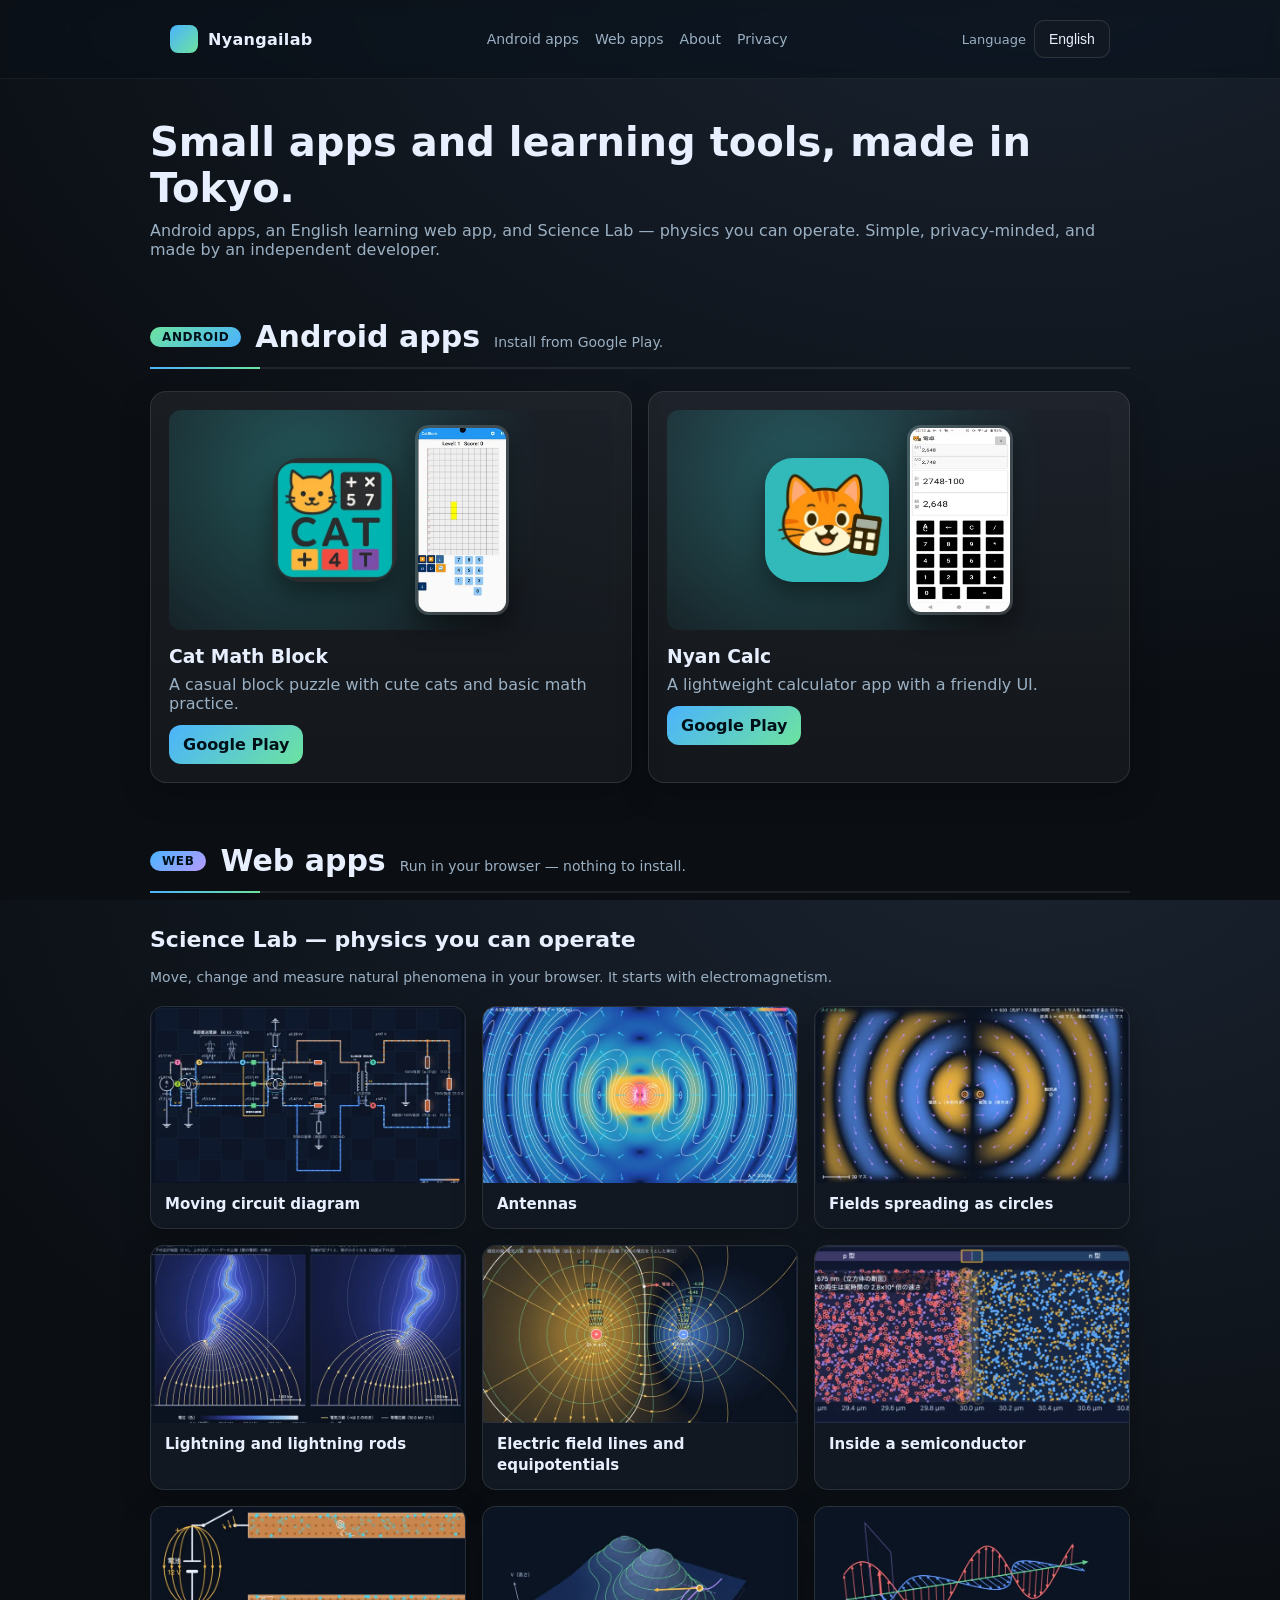
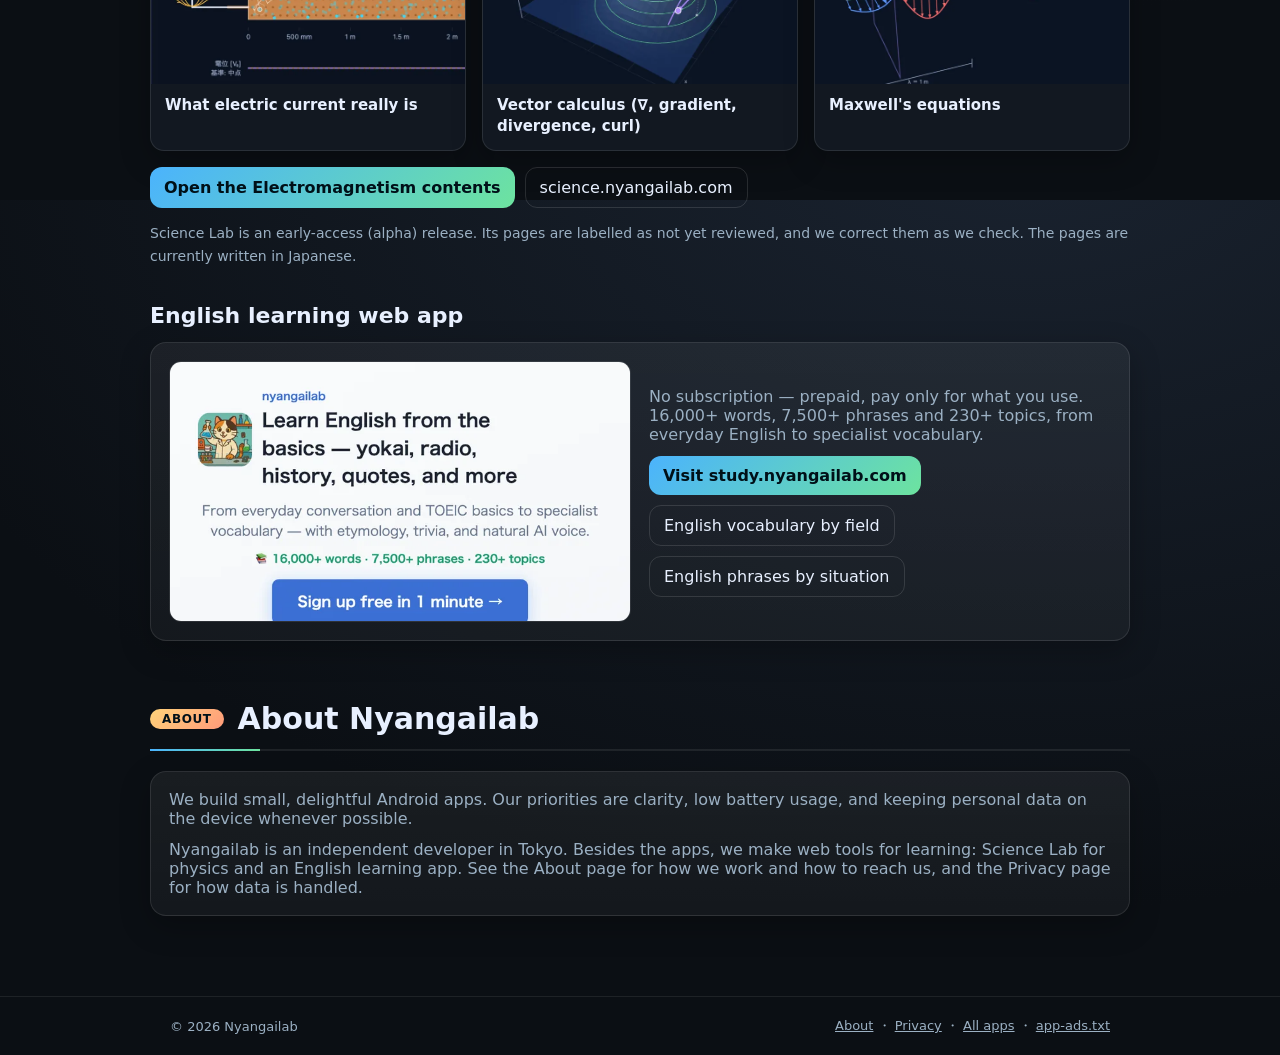
<file: index.html>
<!DOCTYPE html>
<html lang="en">
<head>
  <meta charset="UTF-8" />
  <meta name="viewport" content="width=device-width, initial-scale=1" />
  <meta name="google-adsense-account" content="ca-pub-8905534727976250">
  <title>Nyangailab — Developer Page</title>
  <meta name="description" content="Nyangailab: Android apps, and web apps that run in your browser — Science Lab (interactive physics simulations, starting with electromagnetism) and an English learning app. Bilingual (EN/日本語)." />
  <link rel="stylesheet" href="site.css" />
</head>
<body>
  <header>
    <div class="container row">
      <a class="brand" href="./"><i></i> <span>Nyangailab</span></a>
      <nav class="nav">
        <a href="#android" data-i18n="navAndroid">Android apps</a>
        <a href="#web" data-i18n="navWeb">Web apps</a>
        <a href="about.html" data-i18n="navAbout">About</a>
        <a href="privacy.html" data-i18n="navPrivacy">Privacy</a>
      </nav>
      <div class="lang">
        <label for="lang" id="label-language" class="small">Language</label>
        <select id="lang" aria-label="Language selector">
          <option value="en" selected>English</option>
          <option value="ja">日本語</option>
        </select>
      </div>
    </div>
  </header>

  <main>
    <section class="hero">
      <h1 data-i18n="headline">Small apps and learning tools, made in Tokyo.</h1>
      <p data-i18n="sub">Android apps, an English learning web app, and Science Lab — physics you can operate. Simple, privacy‑minded, and made by an independent developer.</p>
    </section>

    <!-- 1. Android アプリ -->
    <section class="sec" id="android">
      <div class="sec-head">
        <span class="chip">Android</span>
        <h2 data-i18n="secAndroid">Android apps</h2>
        <p class="sec-sub" data-i18n="secAndroidSub">Install from Google Play.</p>
      </div>
      <div class="apps">
        <article class="card appcard">
          <div class="appvis">
            <img class="appicon" src="img/app-cat-icon.webp" width="256" height="256" alt="Cat Math Block app icon" loading="lazy" />
            <img class="appshot" src="img/app-cat-shot.webp" width="173" height="360" alt="Cat Math Block screenshot" loading="lazy" />
          </div>
          <h3>Cat Math Block</h3>
          <p data-i18n="app1Desc">A casual block puzzle with cute cats and basic math practice.</p>
          <div class="actions">
            <a class="btn primary" href="https://play.google.com/store/apps/details?id=nyangailab.com.cat_block" target="_blank" rel="noopener">Google Play</a>
          </div>
        </article>

        <article class="card appcard">
          <div class="appvis">
            <img class="appicon" src="img/app-calc-icon.webp" width="256" height="256" alt="Nyan Calc app icon" loading="lazy" />
            <img class="appshot" src="img/app-calc-shot.webp" width="196" height="360" alt="Nyan Calc screenshot" loading="lazy" />
          </div>
          <h3>Nyan Calc</h3>
          <p data-i18n="app2Desc">A lightweight calculator app with a friendly UI.</p>
          <div class="actions">
            <a class="btn primary" href="https://play.google.com/store/apps/details?id=com.nyangailab.nyancalc" target="_blank" rel="noopener">Google Play</a>
          </div>
        </article>
      </div>
    </section>

    <!-- 2. ブラウザで動く Web アプリ -->
    <section class="sec" id="web">
      <div class="sec-head">
        <span class="chip web">Web</span>
        <h2 data-i18n="secWeb">Web apps</h2>
        <p class="sec-sub" data-i18n="secWebSub">Run in your browser — nothing to install.</p>
      </div>

      <h3 class="sub-h" id="science" data-i18n="sciTitle">Science Lab — physics you can operate</h3>
      <p class="note" data-i18n="sciIntro">Move, change and measure natural phenomena in your browser. It starts with electromagnetism.</p>
      <div class="gallery">
        <a class="fig" href="https://science.nyangailab.com/physics/em/current/circuitlab.html" target="_blank" rel="noopener">
          <img src="img/sci-circuit.webp" width="720" height="405" loading="lazy" alt="A circuit diagram in motion: a power plant, transformers and a 100 km transmission line feeding a home" data-i18n-alt="sciA1" />
          <span class="cap" data-i18n="sciT1">Moving circuit diagram</span>
        </a>
        <a class="fig" href="https://science.nyangailab.com/physics/em/current/antenna.html" target="_blank" rel="noopener">
          <img src="img/sci-antenna.webp" width="720" height="405" loading="lazy" alt="Electric field lines pinching off around an oscillating antenna and travelling outward as radio waves" data-i18n-alt="sciA2" />
          <span class="cap" data-i18n="sciT2">Antennas</span>
        </a>
        <a class="fig" href="https://science.nyangailab.com/physics/em/current/view2d.html" target="_blank" rel="noopener">
          <img src="img/sci-field2d.webp" width="720" height="405" loading="lazy" alt="Electric and magnetic fields spreading as rings around two wires carrying current" data-i18n-alt="sciA3" />
          <span class="cap" data-i18n="sciT3">Fields spreading as circles</span>
        </a>
        <a class="fig" href="https://science.nyangailab.com/physics/em/current/lightning.html" target="_blank" rel="noopener">
          <img src="img/sci-lightning.webp" width="720" height="405" loading="lazy" alt="A lightning leader coming down toward a lightning rod, with electric field lines and equipotential lines" data-i18n-alt="sciA4" />
          <span class="cap" data-i18n="sciT4">Lightning and lightning rods</span>
        </a>
        <a class="fig" href="https://science.nyangailab.com/physics/em/current/static.html" target="_blank" rel="noopener">
          <img src="img/sci-static.webp" width="720" height="405" loading="lazy" alt="Electric field lines and equipotential lines around two point charges" data-i18n-alt="sciA5" />
          <span class="cap" data-i18n="sciT5">Electric field lines and equipotentials</span>
        </a>
        <a class="fig" href="https://science.nyangailab.com/physics/em/current/semicon.html" target="_blank" rel="noopener">
          <img src="img/sci-semicon.webp" width="720" height="405" loading="lazy" alt="Electrons and holes as moving dots on either side of a PN junction" data-i18n-alt="sciA6" />
          <span class="cap" data-i18n="sciT6">Inside a semiconductor</span>
        </a>
        <a class="fig" href="https://science.nyangailab.com/physics/em/current/" target="_blank" rel="noopener">
          <img src="img/sci-current.webp" width="720" height="405" loading="lazy" alt="A battery and a bulb joined by two wires, with the electrons in the wires shown as moving dots" data-i18n-alt="sciA7" />
          <span class="cap" data-i18n="sciT7">What electric current really is</span>
        </a>
        <a class="fig" href="https://science.nyangailab.com/physics/em/current/vector.html" target="_blank" rel="noopener">
          <img src="img/sci-vector.webp" width="720" height="405" loading="lazy" alt="A 3D surface with contour lines and an arrow pointing uphill" data-i18n-alt="sciA8" />
          <span class="cap" data-i18n="sciT8">Vector calculus (∇, gradient, divergence, curl)</span>
        </a>
        <a class="fig" href="https://science.nyangailab.com/physics/em/current/maxwell.html" target="_blank" rel="noopener">
          <img src="img/sci-maxwell.webp" width="720" height="405" loading="lazy" alt="An electromagnetic wave in 3D: the electric field (red) and the magnetic field (blue) at right angles" data-i18n-alt="sciA9" />
          <span class="cap" data-i18n="sciT9">Maxwell's equations</span>
        </a>
      </div>
      <div class="actions" style="margin-top:16px">
        <a class="btn primary" href="https://science.nyangailab.com/physics/em/index.html" target="_blank" rel="noopener" data-i18n="sciCta">Open the Electromagnetism contents</a>
        <a class="btn" href="https://science.nyangailab.com/" target="_blank" rel="noopener" data-i18n="sciHome">science.nyangailab.com</a>
      </div>
      <p class="note small" data-i18n="sciNote">Science Lab is an early-access (alpha) release. Its pages are labelled as not yet reviewed, and we correct them as we check. The pages are currently written in Japanese.</p>

      <h3 class="sub-h" id="english" data-i18n="webappTitle">English learning web app</h3>
      <article class="card webcard">
        <a class="webimg" href="https://study.nyangailab.com" target="_blank" rel="noopener">
          <img src="img/web-english.webp" width="720" height="405" loading="lazy" alt="The English learning web app: lessons in vocabulary, phrases, quizzes and more" data-i18n-alt="webappAlt" />
        </a>
        <div>
          <p data-i18n="webappDesc">No subscription — prepaid, pay only for what you use. 16,000+ words, 7,500+ phrases and 230+ topics, from everyday English to specialist vocabulary.</p>
          <div class="actions">
            <a class="btn primary" href="https://study.nyangailab.com" target="_blank" rel="noopener" data-i18n="webappCta">Visit study.nyangailab.com</a>
            <a class="btn" href="https://study.nyangailab.com/glossary" target="_blank" rel="noopener" data-i18n="webappGlossary">English vocabulary by field</a>
            <a class="btn" href="https://study.nyangailab.com/phrasebook" target="_blank" rel="noopener" data-i18n="webappPhrasebook">English phrases by situation</a>
          </div>
        </div>
      </article>
    </section>

    <!-- 3. 私たちについて -->
    <section class="sec" id="about">
      <div class="sec-head">
        <span class="chip about">About</span>
        <h2 data-i18n="aboutTitle">About Nyangailab</h2>
      </div>
      <div class="card" style="margin-top:20px">
        <p data-i18n="aboutBody" style="margin-top:0">We build small, delightful Android apps. Our priorities are clarity, low battery usage, and keeping personal data on the device whenever possible.</p>
        <p data-i18n="aboutMore" style="margin-bottom:0">Nyangailab is an independent developer in Tokyo. Besides the apps, we make web tools for learning: Science Lab for physics and an English learning app. See the About page for how we work and how to reach us, and the Privacy page for how data is handled.</p>
      </div>
    </section>
  </main>

  <footer>
    <div class="container small">
      <div>© <span id="year"></span> Nyangailab</div>
      <div>
        <a href="about.html" data-i18n="navAbout">About</a> ・
        <a href="privacy.html" data-i18n="navPrivacy">Privacy</a> ・
        <a href="#android" data-i18n="allApps">All apps</a> ・
        <a href="app-ads.txt">app-ads.txt</a>
      </div>
    </div>
  </footer>

  <script src="site.js"></script>
  <script>
    const I18N = {
      en: {
        navAndroid: "Android apps",
        navWeb: "Web apps",
        navAbout: "About",
        navPrivacy: "Privacy",
        headline: "Small apps and learning tools, made in Tokyo.",
        sub: "Android apps, an English learning web app, and Science Lab — physics you can operate. Simple, privacy‑minded, and made by an independent developer.",
        secAndroid: "Android apps",
        secAndroidSub: "Install from Google Play.",
        app1Desc: "A casual block puzzle with cute cats and basic math practice.",
        app2Desc: "A lightweight calculator app with a friendly UI.",
        secWeb: "Web apps",
        secWebSub: "Run in your browser — nothing to install.",
        sciTitle: "Science Lab — physics you can operate",
        sciIntro: "Move, change and measure natural phenomena in your browser. It starts with electromagnetism.",
        sciT1: "Moving circuit diagram",
        sciT2: "Antennas",
        sciT3: "Fields spreading as circles",
        sciT4: "Lightning and lightning rods",
        sciT5: "Electric field lines and equipotentials",
        sciT6: "Inside a semiconductor",
        sciT7: "What electric current really is",
        sciT8: "Vector calculus (∇, gradient, divergence, curl)",
        sciT9: "Maxwell's equations",
        sciA1: "A circuit diagram in motion: a power plant, transformers and a 100 km transmission line feeding a home",
        sciA2: "Electric field lines pinching off around an oscillating antenna and travelling outward as radio waves",
        sciA3: "Electric and magnetic fields spreading as rings around two wires carrying current",
        sciA4: "A lightning leader coming down toward a lightning rod, with electric field lines and equipotential lines",
        sciA5: "Electric field lines and equipotential lines around two point charges",
        sciA6: "Electrons and holes as moving dots on either side of a PN junction",
        sciA7: "A battery and a bulb joined by two wires, with the electrons in the wires shown as moving dots",
        sciA8: "A 3D surface with contour lines and an arrow pointing uphill",
        sciA9: "An electromagnetic wave in 3D: the electric field (red) and the magnetic field (blue) at right angles",
        sciNote: "Science Lab is an early-access (alpha) release. Its pages are labelled as not yet reviewed, and we correct them as we check. The pages are currently written in Japanese.",
        sciCta: "Open the Electromagnetism contents",
        sciHome: "science.nyangailab.com",
        webappTitle: "English learning web app",
        webappAlt: "The English learning web app: lessons in vocabulary, phrases, quizzes and more",
        webappDesc: "No subscription — prepaid, pay only for what you use. 16,000+ words, 7,500+ phrases and 230+ topics, from everyday English to specialist vocabulary.",
        webappCta: "Visit study.nyangailab.com",
        webappGlossary: "English vocabulary by field",
        webappPhrasebook: "English phrases by situation",
        aboutTitle: "About Nyangailab",
        aboutBody: "We build small, delightful Android apps. Our priorities are clarity, low battery usage, and keeping personal data on the device whenever possible.",
        aboutMore: "Nyangailab is an independent developer in Tokyo. Besides the apps, we make web tools for learning: Science Lab for physics and an English learning app. See the About page for how we work and how to reach us, and the Privacy page for how data is handled.",
        allApps: "All apps"
      },
      ja: {
        navAndroid: "Android アプリ",
        navWeb: "Web アプリ",
        navAbout: "運営者について",
        navPrivacy: "プライバシー",
        headline: "東京から、小さなアプリと学びのツールを。",
        sub: "Android アプリ、英語学習ウェブアプリ、そして動かして確かめる理科のサイエンスラボ。シンプルでプライバシーに配慮したものを、個人で作っています。",
        secAndroid: "Android アプリ",
        secAndroidSub: "Google Play からインストールできます。",
        app1Desc: "ねこがかわいいブロックパズル。かんたんな計算練習にも。",
        app2Desc: "軽快で使いやすい電卓アプリです。",
        secWeb: "Web アプリ",
        secWebSub: "ブラウザで動きます。インストールは要りません。",
        sciTitle: "サイエンスラボ — 動かして確かめる理科",
        sciIntro: "自然現象を、ブラウザで動かして、変えて、数字で確かめる。いまは電磁気学から。",
        sciT1: "動く回路図",
        sciT2: "アンテナ",
        sciT3: "場が円になって広がる",
        sciT4: "雷と避雷針",
        sciT5: "電気力線と等電位線",
        sciT6: "半導体の中",
        sciT7: "電流の正体",
        sciT8: "ベクトル解析（∇・勾配・発散・回転）",
        sciT9: "マクスウェルの方程式",
        sciA1: "動く回路図: 発電所・変圧器・100 km の送電線から家庭まで",
        sciA2: "振動するアンテナのまわりで、電気力線の輪がちぎれ、電波になって外へ広がる様子",
        sciA3: "電流が流れる 2 本の導線のまわりに、電場と磁場が輪になって広がる様子",
        sciA4: "避雷針へ降りてくる雷のリーダーと、電気力線・等電位線",
        sciA5: "2 つの点電荷のまわりの電気力線と等電位線",
        sciA6: "PN 接合の両側を動く電子と正孔（粒）",
        sciA7: "電池と電球を 2 本の導線でつないだ回路。導線の中の電子が、動く点で見える",
        sciA8: "等高線のある 3D の山と、上り坂の向きを示す矢印",
        sciA9: "3D の電磁波: 電場（赤）と磁場（青）が直角に振動する",
        sciNote: "サイエンスラボは先行公開（α版）です。各ページに「未レビュー」と表示していて、確認しながら直しています。ページは、いまのところ日本語です。",
        sciCta: "電磁気学の目次を開く",
        sciHome: "science.nyangailab.com",
        webappTitle: "英語学習ウェブアプリ",
        webappAlt: "英語学習ウェブアプリ: 単語・フレーズ・クイズなどで学べる",
        webappDesc: "サブスク不要、使った分だけのポイント制。16,000 語以上・7,500 フレーズ以上・230 トピック以上。日常英語から専門語彙まで。",
        webappCta: "study.nyangailab.com を見る",
        webappGlossary: "分野別 英単語・用語集",
        webappPhrasebook: "シーン別 英語フレーズ集",
        aboutTitle: "Nyangailab について",
        aboutBody: "小さくて心地よい Android アプリを作っています。わかりやすさ、省電力、そして可能な限り個人データを端末内に保つことを大切にしています。",
        aboutMore: "Nyangailab は、東京の個人開発者です。アプリのほかに、学びのためのウェブのツールとして、理科のサイエンスラボと、英語学習アプリを作っています。仕事の進め方と連絡先は「運営者について」、データの扱いは「プライバシー」をご覧ください。",
        allApps: "すべてのアプリ"
      }
    };

    const $$ = (s, root=document) => Array.from(root.querySelectorAll(s));

    function applyLang(lang){
      const dict = I18N[lang] || I18N.en;
      $$('[data-i18n]').forEach(el => {
        const key = el.getAttribute('data-i18n');
        if (dict[key]) el.textContent = dict[key];
      });
      $$('[data-i18n-alt]').forEach(el => {
        const key = el.getAttribute('data-i18n-alt');
        if (dict[key]) el.setAttribute('alt', dict[key]);
      });
    }

    NyLang.init(applyLang);
  </script>
</body>
</html>
</file>
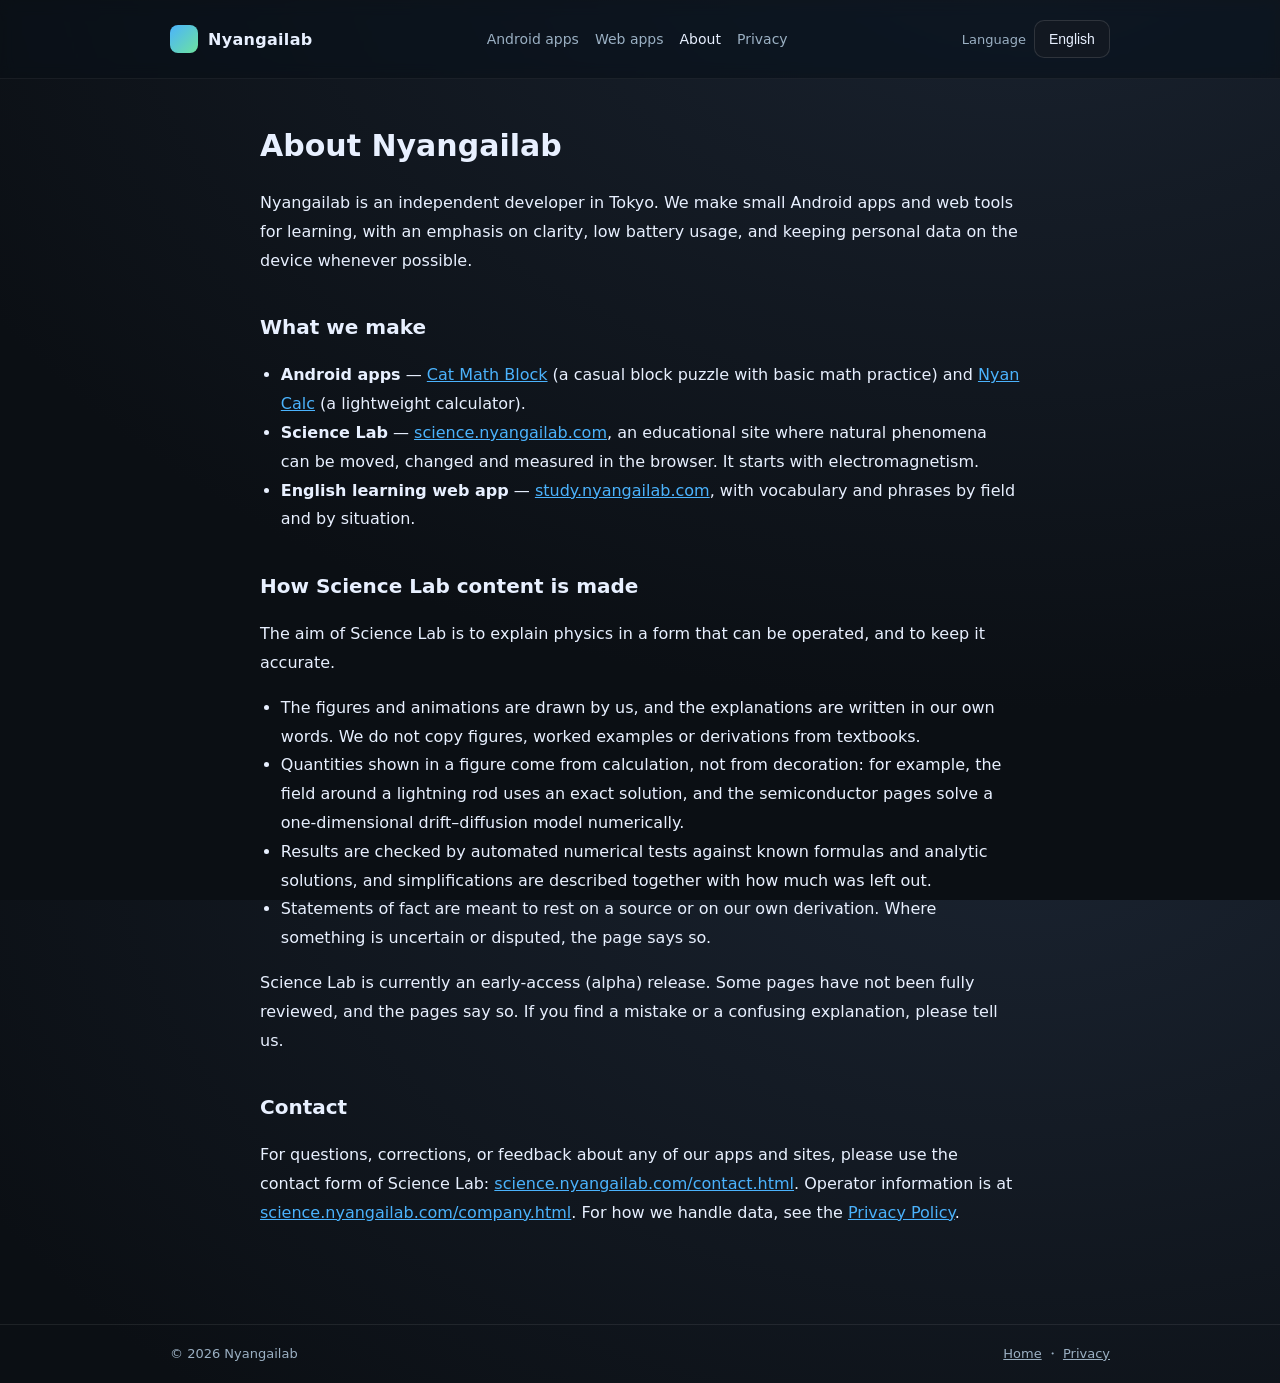
<file: about.html>
<!DOCTYPE html>
<html lang="en">
<head>
  <meta charset="UTF-8" />
  <meta name="viewport" content="width=device-width, initial-scale=1" />
  <meta name="google-adsense-account" content="ca-pub-8905534727976250">
  <title>About Nyangailab / 運営者について</title>
  <meta name="description" content="About Nyangailab: who we are, what we build (Android apps, Science Lab, an English learning app), how Science Lab content is made, and how to contact us. 運営者について。" />
  <link rel="stylesheet" href="site.css" />
</head>
<body>
  <header>
    <div class="container row">
      <a class="brand" href="./"><i></i> <span>Nyangailab</span></a>
      <nav class="nav">
        <a href="./#android"><span class="en">Android apps</span><span class="ja">Android アプリ</span></a>
        <a href="./#web"><span class="en">Web apps</span><span class="ja">Web アプリ</span></a>
        <a href="about.html" aria-current="page"><span class="en">About</span><span class="ja">運営者について</span></a>
        <a href="privacy.html"><span class="en">Privacy</span><span class="ja">プライバシー</span></a>
      </nav>
      <div class="lang">
        <label for="lang" id="label-language" class="small">Language</label>
        <select id="lang" aria-label="Language selector">
          <option value="en" selected>English</option>
          <option value="ja">日本語</option>
        </select>
      </div>
    </div>
  </header>

  <main>
    <article class="doc">
      <div class="en">
        <h1>About Nyangailab</h1>
        <p>Nyangailab is an independent developer in Tokyo. We make small Android apps and web tools for learning, with an emphasis on clarity, low battery usage, and keeping personal data on the device whenever possible.</p>

        <h2>What we make</h2>
        <ul>
          <li><b>Android apps</b> — <a href="https://play.google.com/store/apps/details?id=nyangailab.com.cat_block" target="_blank" rel="noopener">Cat Math Block</a> (a casual block puzzle with basic math practice) and <a href="https://play.google.com/store/apps/details?id=com.nyangailab.nyancalc" target="_blank" rel="noopener">Nyan Calc</a> (a lightweight calculator).</li>
          <li><b>Science Lab</b> — <a href="https://science.nyangailab.com/" target="_blank" rel="noopener">science.nyangailab.com</a>, an educational site where natural phenomena can be moved, changed and measured in the browser. It starts with electromagnetism.</li>
          <li><b>English learning web app</b> — <a href="https://study.nyangailab.com" target="_blank" rel="noopener">study.nyangailab.com</a>, with vocabulary and phrases by field and by situation.</li>
        </ul>

        <h2>How Science Lab content is made</h2>
        <p>The aim of Science Lab is to explain physics in a form that can be operated, and to keep it accurate.</p>
        <ul>
          <li>The figures and animations are drawn by us, and the explanations are written in our own words. We do not copy figures, worked examples or derivations from textbooks.</li>
          <li>Quantities shown in a figure come from calculation, not from decoration: for example, the field around a lightning rod uses an exact solution, and the semiconductor pages solve a one-dimensional drift–diffusion model numerically.</li>
          <li>Results are checked by automated numerical tests against known formulas and analytic solutions, and simplifications are described together with how much was left out.</li>
          <li>Statements of fact are meant to rest on a source or on our own derivation. Where something is uncertain or disputed, the page says so.</li>
        </ul>
        <p>Science Lab is currently an early-access (alpha) release. Some pages have not been fully reviewed, and the pages say so. If you find a mistake or a confusing explanation, please tell us.</p>

        <h2>Contact</h2>
        <p>For questions, corrections, or feedback about any of our apps and sites, please use the contact form of Science Lab: <a href="https://science.nyangailab.com/contact.html" target="_blank" rel="noopener">science.nyangailab.com/contact.html</a>. Operator information is at <a href="https://science.nyangailab.com/company.html" target="_blank" rel="noopener">science.nyangailab.com/company.html</a>. For how we handle data, see the <a href="privacy.html">Privacy Policy</a>.</p>
      </div>

      <div class="ja">
        <h1>運営者について</h1>
        <p>Nyangailab は、東京の個人開発者です。小さな Android アプリと、学びのためのウェブのツールを作っています。わかりやすさ、省電力、そして可能な限り個人データを端末内に保つことを大切にしています。</p>

        <h2>作っているもの</h2>
        <ul>
          <li><b>Android アプリ</b> — <a href="https://play.google.com/store/apps/details?id=nyangailab.com.cat_block" target="_blank" rel="noopener">Cat Math Block</a>（かんたんな計算練習ができる、ねこのブロックパズル）と、<a href="https://play.google.com/store/apps/details?id=com.nyangailab.nyancalc" target="_blank" rel="noopener">Nyan Calc</a>（軽快な電卓）。</li>
          <li><b>サイエンスラボ</b> — <a href="https://science.nyangailab.com/" target="_blank" rel="noopener">science.nyangailab.com</a>。自然現象を、ブラウザの中で動かし、条件を変え、数字で確かめられる教材のサイトです。いまは電磁気学から。</li>
          <li><b>英語学習ウェブアプリ</b> — <a href="https://study.nyangailab.com" target="_blank" rel="noopener">study.nyangailab.com</a>。分野別・シーン別の単語とフレーズ。</li>
        </ul>

        <h2>サイエンスラボの内容のつくり方</h2>
        <p>サイエンスラボは、物理を「動かせる形」で説明し、しかも正確であることを目指しています。</p>
        <ul>
          <li>図とアニメーションは自作で、説明は自分の言葉で書いています。教科書の図・例題・導出を、そのまま写すことはしません。</li>
          <li>図に出る量は、飾りではなく計算で決めています。たとえば、避雷針のまわりの電場は厳密な解を使い、半導体のページは 1 次元のドリフト拡散モデルを数値で解いています。</li>
          <li>結果は、既知の式や解析解と照らす自動の数値テストで検算し、簡略化は「どれだけ省いたか」を添えて書きます。</li>
          <li>事実の記述は、出典か、自分の導出に基づくことを原則とします。不確かなことや、意見の分かれることは、そう書きます。</li>
        </ul>
        <p>サイエンスラボは、いまは先行公開（α版）です。確認が十分でないページがあり、その旨をページにも書いています。間違いや、わかりにくい説明を見つけたら、ぜひ教えてください。</p>

        <h2>連絡先</h2>
        <p>アプリ・サイトについてのご質問、ご指摘、ご意見は、サイエンスラボのお問い合わせフォームからお送りください: <a href="https://science.nyangailab.com/contact.html" target="_blank" rel="noopener">science.nyangailab.com/contact.html</a>。運営者情報は <a href="https://science.nyangailab.com/company.html" target="_blank" rel="noopener">science.nyangailab.com/company.html</a> にあります。データの扱いは、<a href="privacy.html">プライバシーポリシー</a>をご覧ください。</p>
      </div>
    </article>
  </main>

  <footer>
    <div class="container small">
      <div>© <span id="year"></span> Nyangailab</div>
      <div>
        <a href="./"><span class="en">Home</span><span class="ja">トップ</span></a> ・
        <a href="privacy.html"><span class="en">Privacy</span><span class="ja">プライバシー</span></a>
      </div>
    </div>
  </footer>

  <script src="site.js"></script>
  <script>NyLang.init();</script>
</body>
</html>
</file>
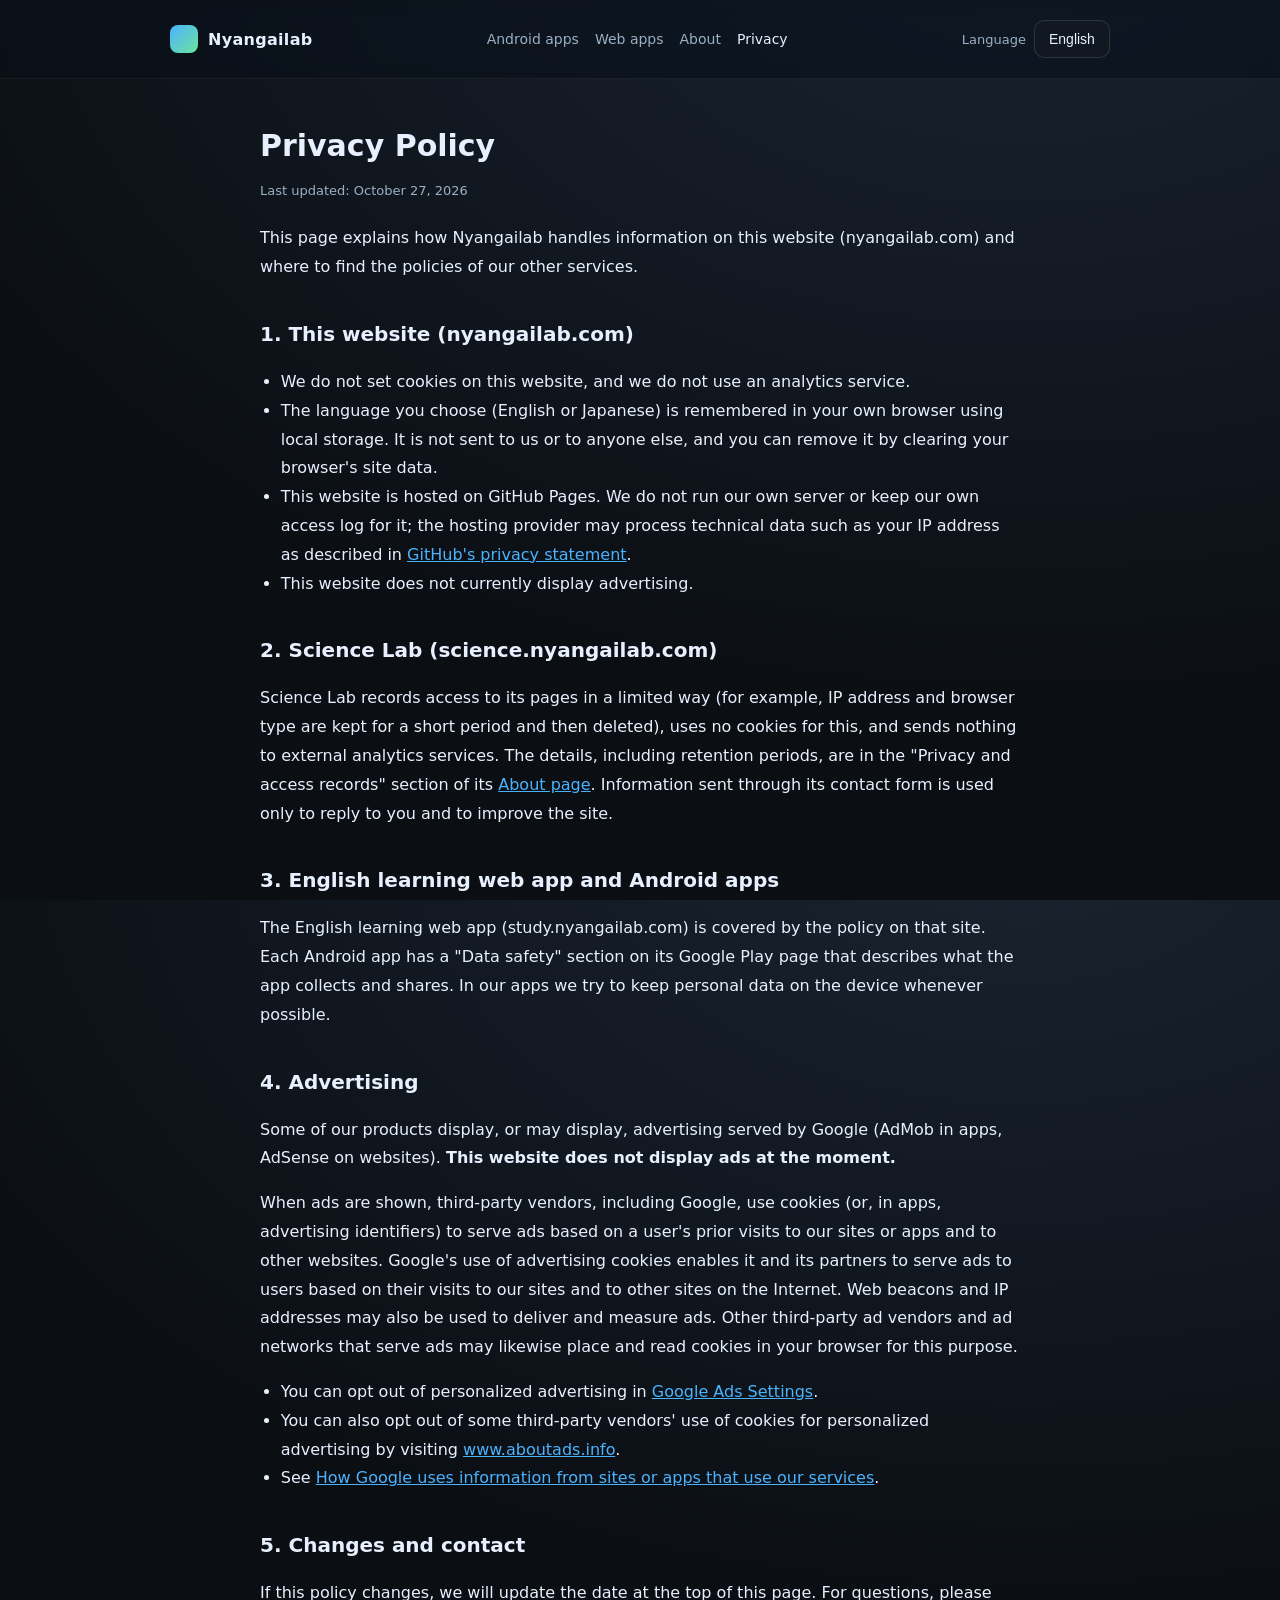
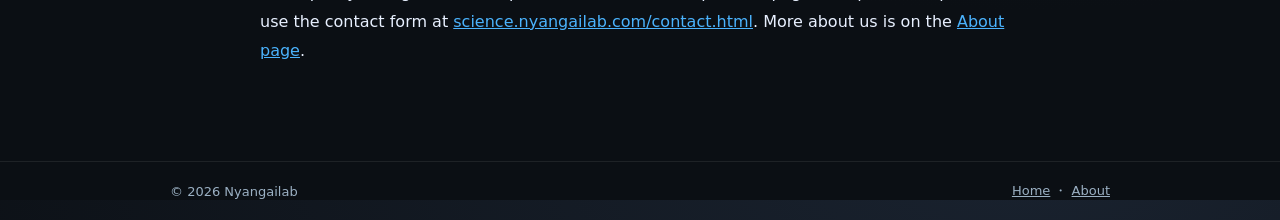
<file: privacy.html>
<!DOCTYPE html>
<html lang="en">
<head>
  <meta charset="UTF-8" />
  <meta name="viewport" content="width=device-width, initial-scale=1" />
  <meta name="google-adsense-account" content="ca-pub-8905534727976250">
  <title>Privacy Policy / プライバシーポリシー — Nyangailab</title>
  <meta name="description" content="Nyangailab privacy policy: what this website stores, how our other services handle data, and how advertising from Google works. プライバシーポリシー。" />
  <link rel="stylesheet" href="site.css" />
</head>
<body>
  <header>
    <div class="container row">
      <a class="brand" href="./"><i></i> <span>Nyangailab</span></a>
      <nav class="nav">
        <a href="./#android"><span class="en">Android apps</span><span class="ja">Android アプリ</span></a>
        <a href="./#web"><span class="en">Web apps</span><span class="ja">Web アプリ</span></a>
        <a href="about.html"><span class="en">About</span><span class="ja">運営者について</span></a>
        <a href="privacy.html" aria-current="page"><span class="en">Privacy</span><span class="ja">プライバシー</span></a>
      </nav>
      <div class="lang">
        <label for="lang" id="label-language" class="small">Language</label>
        <select id="lang" aria-label="Language selector">
          <option value="en" selected>English</option>
          <option value="ja">日本語</option>
        </select>
      </div>
    </div>
  </header>

  <main>
    <article class="doc">
      <div class="en">
        <h1>Privacy Policy</h1>
        <p class="meta">Last updated: October 27, 2026</p>
        <p>This page explains how Nyangailab handles information on this website (nyangailab.com) and where to find the policies of our other services.</p>

        <h2>1. This website (nyangailab.com)</h2>
        <ul>
          <li>We do not set cookies on this website, and we do not use an analytics service.</li>
          <li>The language you choose (English or Japanese) is remembered in your own browser using local storage. It is not sent to us or to anyone else, and you can remove it by clearing your browser's site data.</li>
          <li>This website is hosted on GitHub Pages. We do not run our own server or keep our own access log for it; the hosting provider may process technical data such as your IP address as described in <a href="https://docs.github.com/en/site-policy/privacy-policies/github-general-privacy-statement" target="_blank" rel="noopener">GitHub's privacy statement</a>.</li>
          <li>This website does not currently display advertising.</li>
        </ul>

        <h2>2. Science Lab (science.nyangailab.com)</h2>
        <p>Science Lab records access to its pages in a limited way (for example, IP address and browser type are kept for a short period and then deleted), uses no cookies for this, and sends nothing to external analytics services. The details, including retention periods, are in the "Privacy and access records" section of its <a href="https://science.nyangailab.com/about.html" target="_blank" rel="noopener">About page</a>. Information sent through its contact form is used only to reply to you and to improve the site.</p>

        <h2>3. English learning web app and Android apps</h2>
        <p>The English learning web app (study.nyangailab.com) is covered by the policy on that site. Each Android app has a "Data safety" section on its Google Play page that describes what the app collects and shares. In our apps we try to keep personal data on the device whenever possible.</p>

        <h2>4. Advertising</h2>
        <p>Some of our products display, or may display, advertising served by Google (AdMob in apps, AdSense on websites). <b>This website does not display ads at the moment.</b></p>
        <p>When ads are shown, third-party vendors, including Google, use cookies (or, in apps, advertising identifiers) to serve ads based on a user's prior visits to our sites or apps and to other websites. Google's use of advertising cookies enables it and its partners to serve ads to users based on their visits to our sites and to other sites on the Internet. Web beacons and IP addresses may also be used to deliver and measure ads. Other third-party ad vendors and ad networks that serve ads may likewise place and read cookies in your browser for this purpose.</p>
        <ul>
          <li>You can opt out of personalized advertising in <a href="https://adssettings.google.com" target="_blank" rel="noopener">Google Ads Settings</a>.</li>
          <li>You can also opt out of some third-party vendors' use of cookies for personalized advertising by visiting <a href="https://www.aboutads.info/" target="_blank" rel="noopener">www.aboutads.info</a>.</li>
          <li>See <a href="https://policies.google.com/technologies/partner-sites" target="_blank" rel="noopener">How Google uses information from sites or apps that use our services</a>.</li>
        </ul>

        <h2>5. Changes and contact</h2>
        <p>If this policy changes, we will update the date at the top of this page. For questions, please use the contact form at <a href="https://science.nyangailab.com/contact.html" target="_blank" rel="noopener">science.nyangailab.com/contact.html</a>. More about us is on the <a href="about.html">About page</a>.</p>
      </div>

      <div class="ja">
        <h1>プライバシーポリシー</h1>
        <p class="meta">最終更新: 2026 年 10 月 27 日</p>
        <p>このページは、Nyangailab が、このウェブサイト（nyangailab.com）で情報をどう扱うかと、ほかのサービスの方針の場所を説明します。</p>

        <h2>1. このウェブサイト（nyangailab.com）</h2>
        <ul>
          <li>このサイトでは、Cookie を設定せず、アクセス解析のサービスも使っていません。</li>
          <li>選んだ表示言語（英語・日本語）は、お使いのブラウザのローカルストレージに保存します。私たちや第三者には送られません。ブラウザのサイトデータを消せば、消えます。</li>
          <li>このサイトは GitHub Pages で配信しています。私たちは、このサイトのための自前のサーバーやアクセスログを持っていません。配信元の事業者が、IP アドレスなどの技術的な情報を、<a href="https://docs.github.com/en/site-policy/privacy-policies/github-general-privacy-statement" target="_blank" rel="noopener">GitHub のプライバシーの説明</a>に従って扱うことがあります。</li>
          <li>このサイトには、現在、広告は表示していません。</li>
        </ul>

        <h2>2. サイエンスラボ（science.nyangailab.com）</h2>
        <p>サイエンスラボは、ページへのアクセスを限られた範囲で記録します（たとえば IP アドレスとブラウザの種類は、短い期間だけ保管して消します）。このために Cookie は使わず、外部のアクセス解析サービスへも送りません。保管期間などの詳細は、<a href="https://science.nyangailab.com/about.html" target="_blank" rel="noopener">はじめに</a>のページの「個人情報・アクセスの記録」にあります。お問い合わせフォームから送られた内容は、ご返信と、サイトの改善のためにだけ使います。</p>

        <h2>3. 英語学習ウェブアプリと Android アプリ</h2>
        <p>英語学習ウェブアプリ（study.nyangailab.com）は、そのサイトの方針に従います。Android アプリは、それぞれの Google Play のページの「データ セーフティ」に、収集・共有する情報が書かれています。アプリでは、可能な限り個人データを端末内に保つようにしています。</p>

        <h2>4. 広告について</h2>
        <p>私たちの製品の一部は、Google が配信する広告（アプリでは AdMob、ウェブサイトでは AdSense）を表示しています。または、表示することがあります。<b>このウェブサイトには、現在、広告を表示していません。</b></p>
        <p>広告が表示されるとき、Google を含む第三者配信事業者は、Cookie（アプリでは広告 ID）を使って、ユーザーが私たちのサイトやアプリ、ほかのウェブサイトに過去にアクセスした際の情報に基づいて、広告を配信します。Google が広告 Cookie を使うことで、Google とそのパートナーは、私たちのサイトやインターネット上のほかのサイトへのアクセスの情報に基づいて、ユーザーに広告を表示できます。広告の配信と効果測定には、ウェブビーコンや IP アドレスも使われることがあります。広告を配信するほかの第三者の広告事業者や広告ネットワークも、同じ目的で、お使いのブラウザに Cookie を置き、読み取ることがあります。</p>
        <ul>
          <li>広告のパーソナライズは、<a href="https://adssettings.google.com" target="_blank" rel="noopener">Google 広告設定</a>で無効にできます。</li>
          <li>一部の第三者配信事業者による、パーソナライズド広告のための Cookie の使用は、<a href="https://www.aboutads.info/" target="_blank" rel="noopener">www.aboutads.info</a> からも無効にできます。</li>
          <li><a href="https://policies.google.com/technologies/partner-sites" target="_blank" rel="noopener">Google のサービスを使うサイトやアプリからの情報を Google がどう使うか</a>もご覧ください。</li>
        </ul>

        <h2>5. 変更と連絡先</h2>
        <p>この方針を変えるときは、このページの最初の日付を更新します。ご質問は、<a href="https://science.nyangailab.com/contact.html" target="_blank" rel="noopener">science.nyangailab.com/contact.html</a> のお問い合わせフォームからどうぞ。私たちについては、<a href="about.html">運営者について</a>のページをご覧ください。</p>
      </div>
    </article>
  </main>

  <footer>
    <div class="container small">
      <div>© <span id="year"></span> Nyangailab</div>
      <div>
        <a href="./"><span class="en">Home</span><span class="ja">トップ</span></a> ・
        <a href="about.html"><span class="en">About</span><span class="ja">運営者について</span></a>
      </div>
    </div>
  </footer>

  <script src="site.js"></script>
  <script>NyLang.init();</script>
</body>
</html>
</file>
<file: site.css>
:root { --bg:#0b0f14; --card:#121821; --muted:#9bb0c3; --accent:#4bb3fd; --text:#e8f0ff; }
*{box-sizing:border-box}
html,body{height:100%}
body{margin:0; font-family:system-ui,-apple-system,Segoe UI,Roboto,Ubuntu,"Helvetica Neue",Arial; color:var(--text); background:radial-gradient(1200px 800px at 80% -10%, #1a2330, #0b0f14);}
a{color:var(--accent)}
header{position:sticky; top:0; backdrop-filter:saturate(180%) blur(8px); background:rgba(11,15,20,.6); border-bottom:1px solid rgba(255,255,255,.06); z-index:10}
.container{max-width:980px; margin:0 auto; padding:20px}
.row{display:flex; align-items:center; justify-content:space-between; gap:16px; flex-wrap:wrap}
.brand{display:flex; align-items:center; gap:10px; font-weight:700; letter-spacing:.3px; color:var(--text); text-decoration:none}
.brand i{width:28px; height:28px; background:linear-gradient(135deg,#4bb3fd,#6de39f); border-radius:8px; display:inline-block}
.nav{display:flex; gap:16px; flex-wrap:wrap; font-size:14px}
.nav a{color:var(--muted); text-decoration:none}
.nav a:hover,.nav a[aria-current]{color:var(--text)}
.lang{display:flex; align-items:center; gap:8px}
select{appearance:none; background:var(--card); color:var(--text); border:1px solid rgba(255,255,255,.12); border-radius:10px; padding:10px 14px; font-size:14px}
main{padding:40px 20px}
.hero{max-width:980px; margin:0 auto 24px; display:grid; gap:10px}
.hero h1{font-size:32px; margin:0}
.hero p{color:var(--muted); margin:0}
.apps{max-width:980px; margin:24px auto; display:grid; grid-template-columns:repeat(auto-fit,minmax(260px,1fr)); gap:16px}
.card{background:linear-gradient(180deg, rgba(255,255,255,.06), rgba(255,255,255,.04)); border:1px solid rgba(255,255,255,.1); border-radius:16px; padding:18px; box-shadow:0 10px 30px rgba(0,0,0,.25)}
.card h3{margin:0 0 8px}
.card p{margin:0 0 12px; color:var(--muted)}
.actions{display:flex; gap:10px; flex-wrap:wrap}
.btn{display:inline-flex; align-items:center; justify-content:center; gap:8px; padding:10px 14px; border-radius:12px; border:1px solid rgba(255,255,255,.12); text-decoration:none; color:var(--text)}
.btn.primary{background:linear-gradient(135deg,#4bb3fd,#6de39f); color:#001018; font-weight:600; border:none}
footer{border-top:1px solid rgba(255,255,255,.08); margin-top:40px}
footer .container{display:flex; align-items:center; justify-content:space-between; flex-wrap:wrap; gap:8px}
.small{color:var(--muted); font-size:13px}
.small a{color:var(--muted)}
.grid-2{display:grid; grid-template-columns:1fr; gap:16px}
@media(min-width:720px){ .grid-2{grid-template-columns:1.2fr .8fr} .hero h1{font-size:40px} }

.wide{max-width:980px; margin:24px auto}
.topics{list-style:none; margin:14px 0 18px; padding:0; display:grid; grid-template-columns:repeat(auto-fit,minmax(280px,1fr)); gap:14px}
.topics li{padding:12px 14px; border:1px solid rgba(255,255,255,.08); border-radius:12px; background:rgba(255,255,255,.03)}
.topics a{font-weight:600; text-decoration:none}
.topics a:hover{text-decoration:underline}
.topics span{display:block; margin-top:4px; color:var(--muted); font-size:14px; line-height:1.6}
.note{color:var(--muted); font-size:14px; line-height:1.7}

.doc{max-width:760px; margin:0 auto; line-height:1.8}
.doc h1{font-size:30px; margin:0 0 6px}
.doc h2{font-size:20px; margin:34px 0 8px}
.doc p,.doc li{color:var(--text)}
.doc ul{padding-left:1.3em}
.doc .meta{color:var(--muted); font-size:13px; margin:0 0 22px}
html[lang="ja"] .en{display:none}
html:not([lang="ja"]) .ja{display:none}

/* 章立て（Android アプリ／Web アプリ／About） */
html{scroll-padding-top:84px}
.sec{max-width:980px; margin:60px auto 0}
.sec:first-of-type{margin-top:28px}
.sec-head{display:flex; align-items:baseline; flex-wrap:wrap; gap:6px 14px; padding-bottom:12px; border-bottom:2px solid rgba(255,255,255,.08); position:relative}
.sec-head::after{content:""; position:absolute; left:0; bottom:-2px; width:110px; height:2px; background:linear-gradient(90deg,#4bb3fd,#6de39f)}
.sec-head h2{margin:0; font-size:30px; line-height:1.2}
.sec-sub{margin:0; color:var(--muted); font-size:14px}
.chip{align-self:center; padding:3px 12px; border-radius:999px; font-size:12px; font-weight:700; letter-spacing:.6px; text-transform:uppercase; color:#001018; background:linear-gradient(135deg,#6de39f,#4bb3fd)}
.chip.web{background:linear-gradient(135deg,#4bb3fd,#b69bff)}
.chip.about{background:linear-gradient(135deg,#ffd27a,#ff9b7a)}
.sub-h{font-size:22px; margin:34px 0 6px}
.sec .apps{margin:22px 0 0}

/* Android アプリのカード（アイコン＋画面） */
.appvis{display:flex; align-items:center; justify-content:center; gap:18px; height:220px; margin-bottom:16px; border-radius:12px; background:radial-gradient(circle at 30% 30%, rgba(52,190,190,.35), rgba(18,24,33,.2) 70%)}
.appicon{width:124px; height:124px; border-radius:28px; box-shadow:0 10px 26px rgba(0,0,0,.45)}
.appshot{height:190px; width:auto; border-radius:14px; border:3px solid rgba(255,255,255,.16); box-shadow:0 10px 26px rgba(0,0,0,.45)}

/* Web アプリ: 図のギャラリー（画像＋題名だけ） */
.gallery{display:grid; grid-template-columns:repeat(auto-fit,minmax(250px,1fr)); gap:16px; margin-top:16px}
.fig{display:block; overflow:hidden; border:1px solid rgba(255,255,255,.1); border-radius:14px; background:var(--card); color:var(--text); text-decoration:none; box-shadow:0 10px 30px rgba(0,0,0,.25); transition:transform .15s ease, border-color .15s ease}
.fig:hover,.fig:focus-visible{transform:translateY(-3px); border-color:rgba(75,179,253,.65)}
.fig img{display:block; width:100%; height:auto; aspect-ratio:16/9; object-fit:cover; background:#0b0f14}
.fig .cap{display:block; padding:11px 14px 13px; font-weight:600; font-size:15px; line-height:1.4}
.webcard{display:grid; grid-template-columns:1fr; gap:18px; align-items:center; margin-top:14px}
.webimg{display:block; overflow:hidden; border-radius:12px; border:1px solid rgba(255,255,255,.1)}
.webimg img{display:block; width:100%; height:auto; aspect-ratio:16/9; object-fit:cover}
@media(min-width:720px){ .webcard{grid-template-columns:1fr 1fr} }
@media(prefers-reduced-motion:reduce){ .fig{transition:none} .fig:hover{transform:none} }
@media(max-width:560px){ .gallery{grid-template-columns:repeat(2,1fr); gap:10px} .fig .cap{padding:8px 10px 10px; font-size:13px} .sec-head h2{font-size:26px} }
</file>
